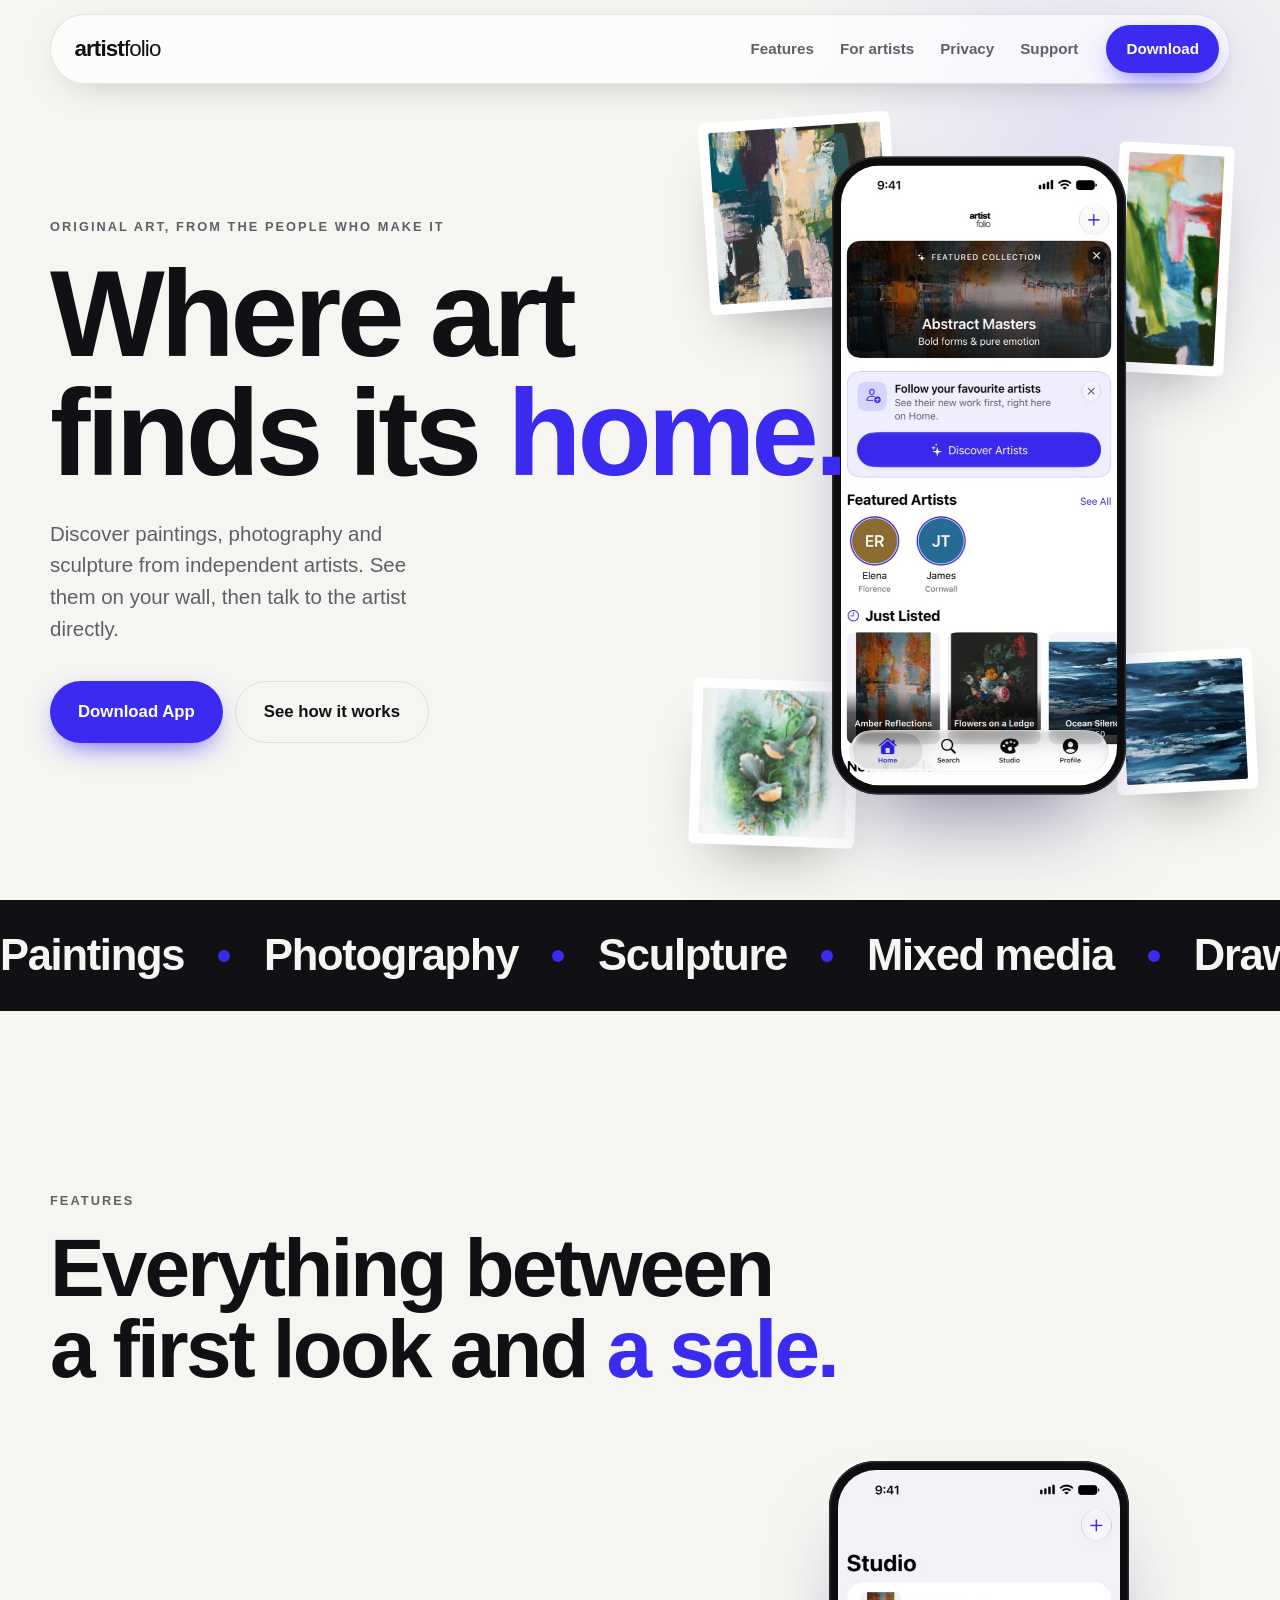
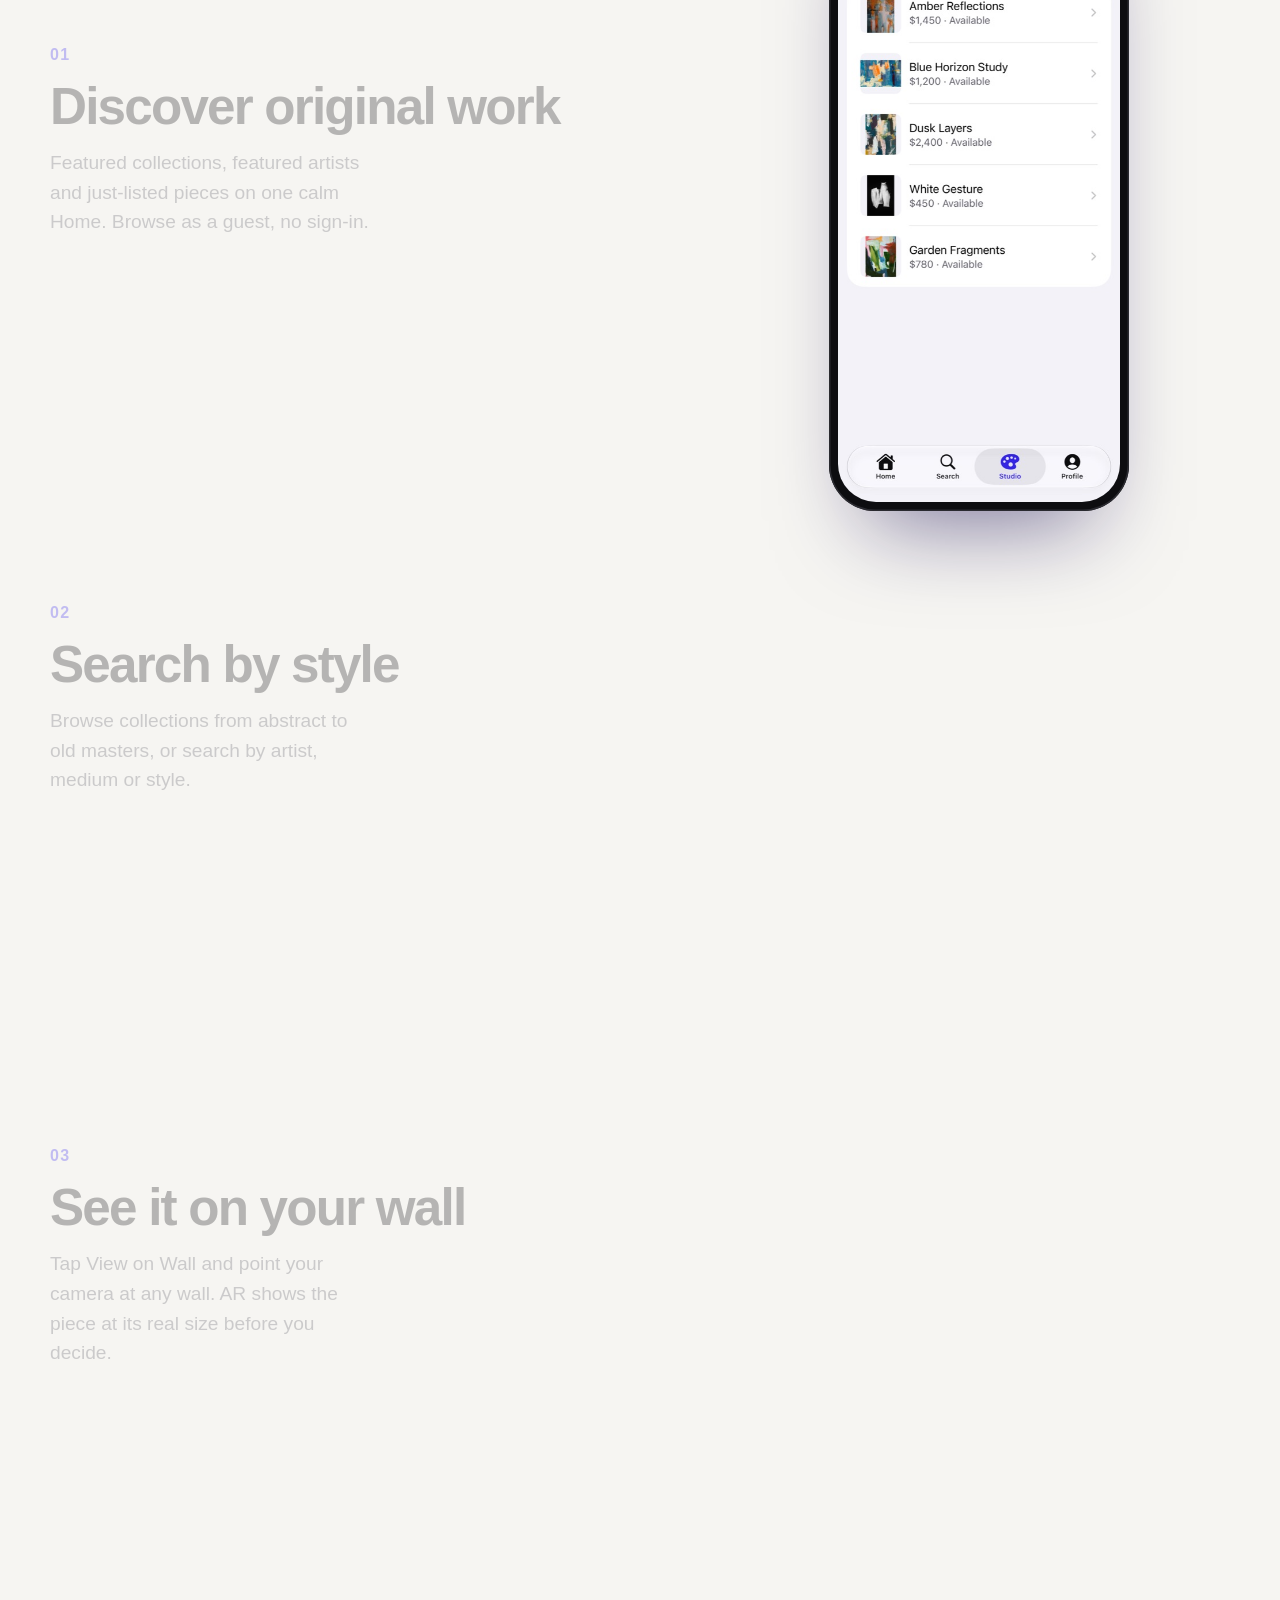
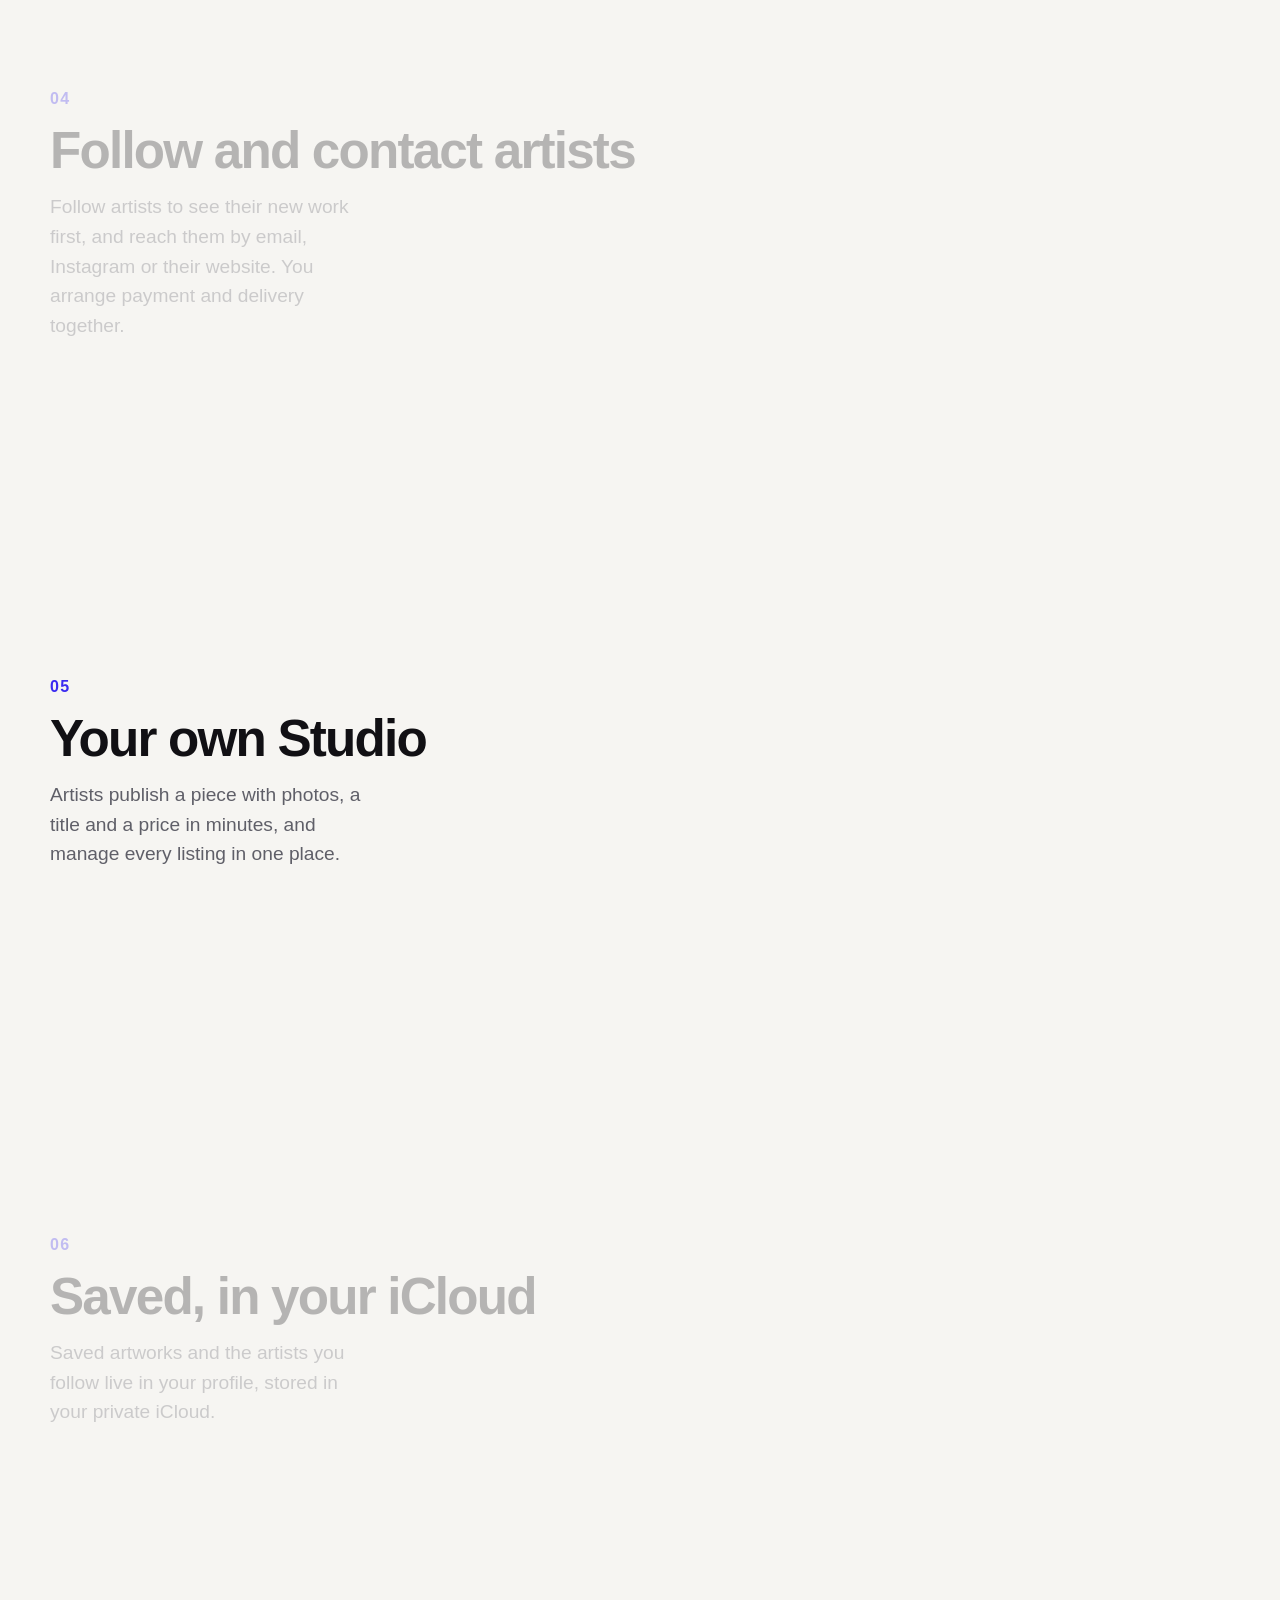
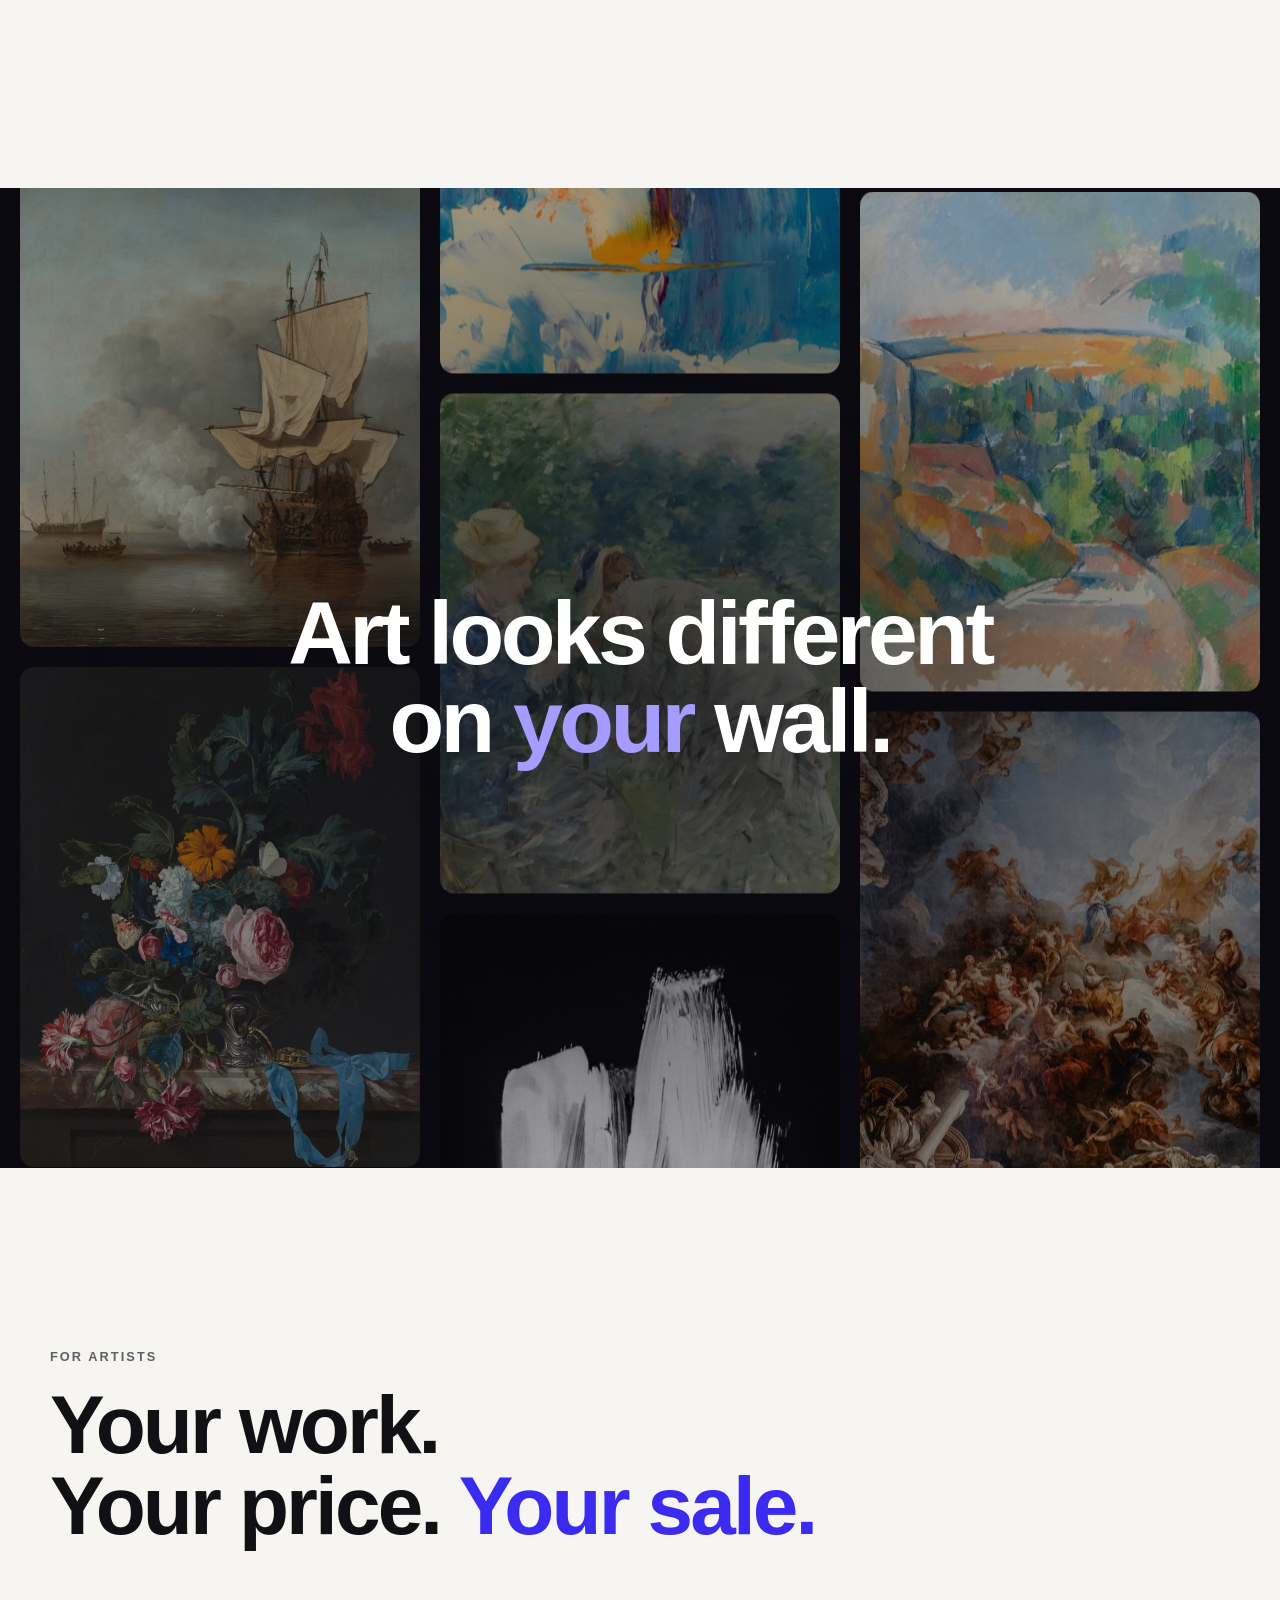
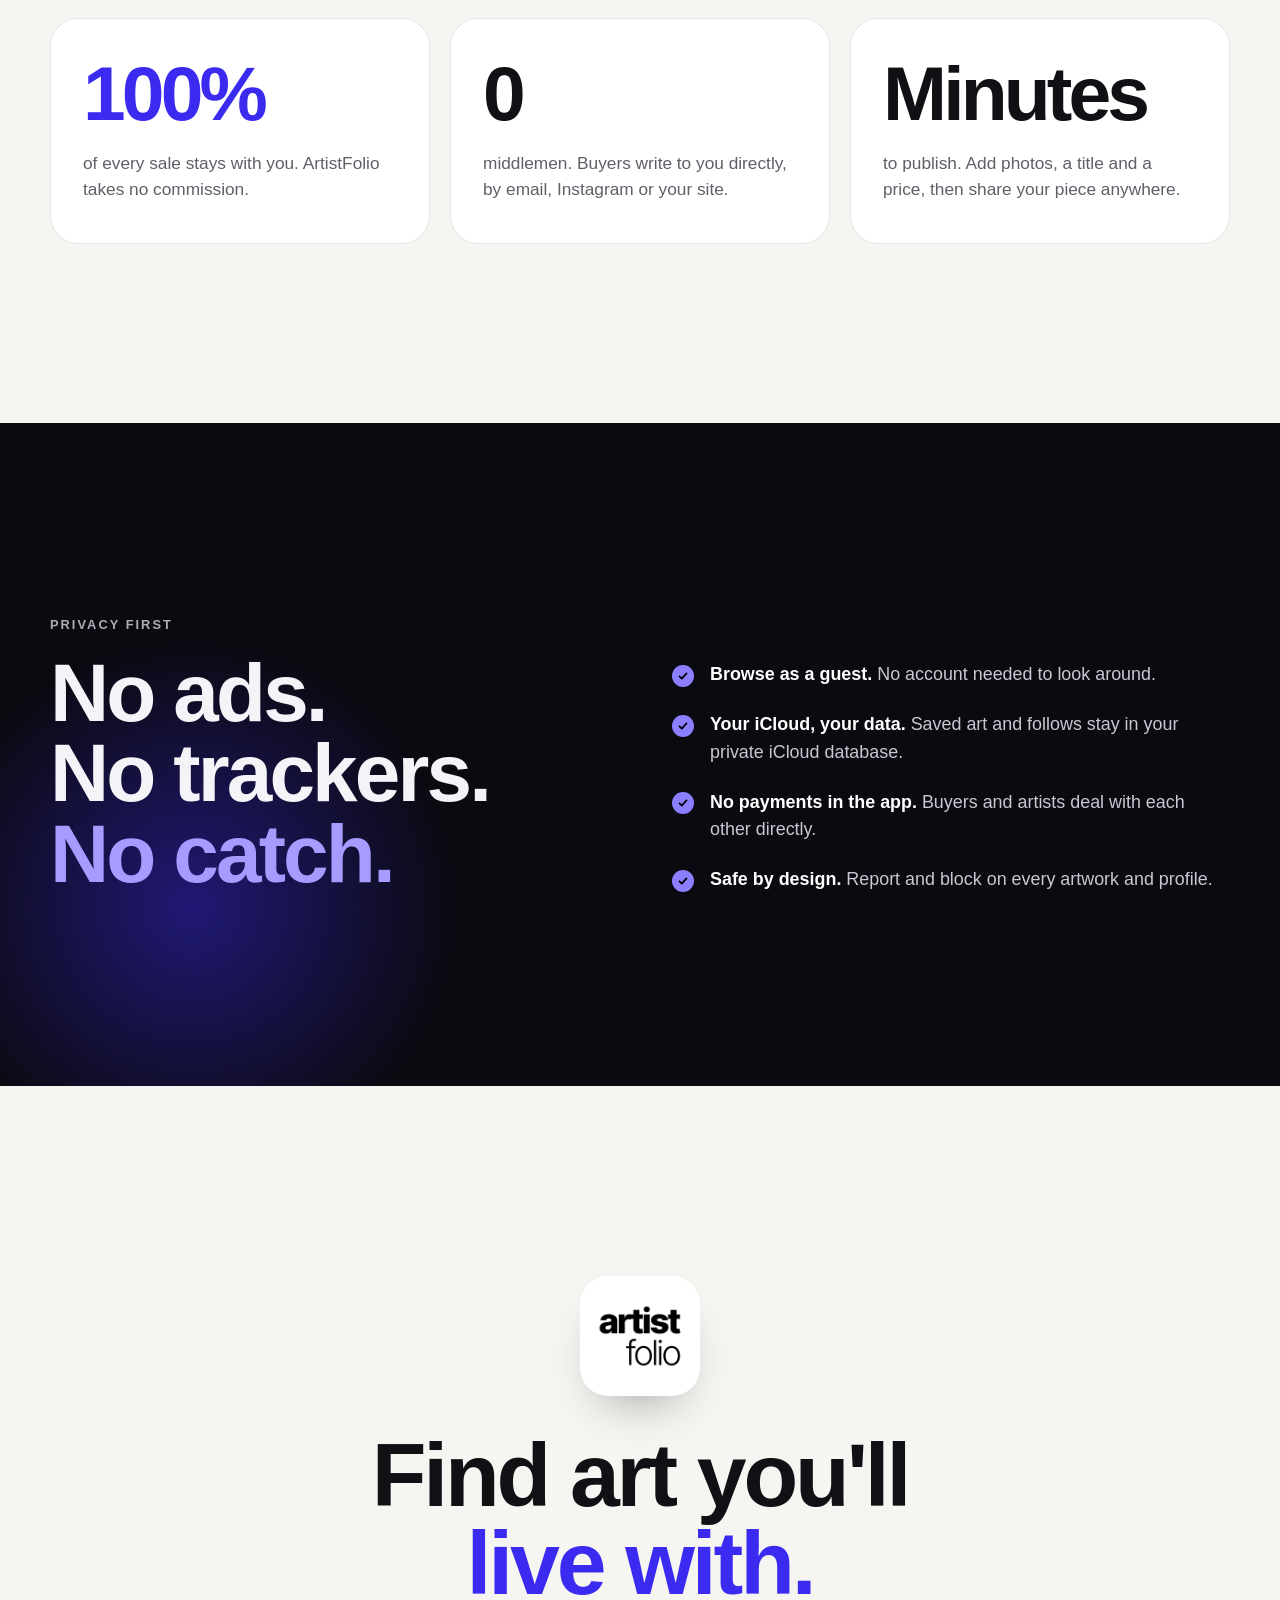
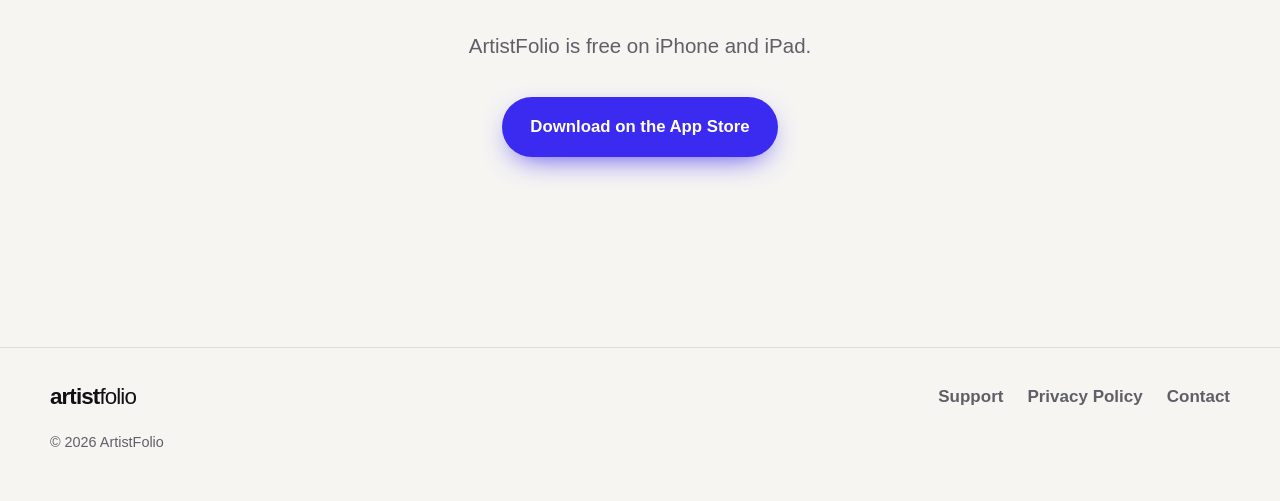
<file: index.html>
<!doctype html>
<html lang="en">
<head>
<meta charset="utf-8">
<meta name="viewport" content="width=device-width, initial-scale=1, viewport-fit=cover">
<title>ArtistFolio: discover and collect original art</title>
<meta name="description" content="ArtistFolio connects independent artists with collectors. Discover original paintings, photography and sculpture, preview art on your wall in AR, and contact artists directly. No commission, no ads, no trackers.">
<meta name="apple-itunes-app" content="app-id=6838094249">
<meta name="theme-color" content="#f6f5f2" media="(prefers-color-scheme: light)">
<meta name="theme-color" content="#0b0a10" media="(prefers-color-scheme: dark)">
<meta property="og:title" content="ArtistFolio">
<meta property="og:description" content="Where art finds its home. Discover and collect original art from independent artists.">
<meta property="og:type" content="website">
<meta property="og:site_name" content="ArtistFolio">
<meta property="og:url" content="https://artistfolioapp.com/">
<meta property="og:image" content="https://artistfolioapp.com/img/og-image.jpg">
<meta name="twitter:card" content="summary_large_image">
<link rel="apple-touch-icon" href="img/apple-touch-icon.png">
<link rel="icon" href="img/apple-touch-icon.png" type="image/png">
<link rel="stylesheet" href="landing.css?v=2">
<script>document.documentElement.classList.add('js')</script>
<script src="landing.js?v=2" defer></script>
</head>
<body>
<a class="skip" href="#main">Skip to content</a>

<header class="nav" id="nav">
  <div class="nav-bar glass">
    <a class="wordmark" href="#top" aria-label="ArtistFolio, back to top"><b>artist</b><span>folio</span></a>
    <nav class="nav-links" aria-label="Main">
      <a href="#features">Features</a>
      <a href="#artists">For artists</a>
      <a href="#privacy">Privacy</a>
      <a href="support.html">Support</a>
    </nav>
    <a class="btn btn-primary nav-cta" href="https://apps.apple.com/us/app/artistfolio/id6838094249">Download</a>
  </div>
</header>

<main id="main">

<!-- Hero: three depth layers of artwork drift at different speeds -->
<section class="hero" id="top">
  <div class="hero-glow" data-speed="0.15" aria-hidden="true"></div>
  <div class="hero-art" aria-hidden="true">
    <figure class="frame f1" data-speed="-0.25"><img src="img/paint/p17.jpg" alt=""></figure>
    <figure class="frame f2" data-speed="0.35"><img src="img/paint/p11.jpg" alt=""></figure>
    <figure class="frame f3" data-speed="-0.12"><img src="img/paint/p14.jpg" alt=""></figure>
    <figure class="frame f4" data-speed="0.22"><img src="img/paint/p12.jpg" alt=""></figure>
  </div>
  <div class="container hero-inner">
    <p class="eyebrow">Original art, from the people who make it</p>
    <h1>Where art<br>finds its <em>home.</em></h1>
    <p class="lead">Discover paintings, photography and sculpture from independent artists. See them on your wall, then talk to the artist directly.</p>
    <div class="hero-actions">
      <a class="btn btn-primary btn-lg" href="https://apps.apple.com/us/app/artistfolio/id6838094249">Download App</a>
      <a class="btn btn-ghost btn-lg" href="#features">See how it works</a>
    </div>
  </div>
  <div class="hero-phone" data-speed="-0.08">
    <div class="phone"><img src="img/screen-01_home.jpg" alt="ArtistFolio Home tab with a featured collection, featured artists and new listings" width="1100" height="2384"></div>
  </div>
</section>

<!-- Mediums band -->
<section class="band" aria-label="Mediums on ArtistFolio">
  <div class="band-track" data-drift="-1">
    <span>Paintings</span><i></i><span>Photography</span><i></i><span>Sculpture</span><i></i><span>Mixed media</span><i></i><span>Drawing</span><i></i><span>Printmaking</span><i></i>
    <span aria-hidden="true">Paintings</span><i></i><span aria-hidden="true">Photography</span><i></i><span aria-hidden="true">Sculpture</span><i></i><span aria-hidden="true">Mixed media</span><i></i>
  </div>
</section>

<!-- Features: phone pins while steps scroll past -->
<section class="features" id="features">
  <div class="container">
    <header class="section-head reveal">
      <p class="eyebrow">Features</p>
      <h2>Everything between<br>a first look and <em>a sale.</em></h2>
    </header>
    <div class="feature-grid">
      <div class="feature-steps">
        <article class="feature is-active">
          <span class="num">01</span>
          <h3>Discover original work</h3>
          <p>Featured collections, featured artists and just-listed pieces on one calm Home. Browse as a guest, no sign-in.</p>
        </article>
        <article class="feature">
          <span class="num">02</span>
          <h3>Search by style</h3>
          <p>Browse collections from abstract to old masters, or search by artist, medium or style.</p>
        </article>
        <article class="feature">
          <span class="num">03</span>
          <h3>See it on your wall</h3>
          <p>Tap View on Wall and point your camera at any wall. AR shows the piece at its real size before you decide.</p>
        </article>
        <article class="feature">
          <span class="num">04</span>
          <h3>Follow and contact artists</h3>
          <p>Follow artists to see their new work first, and reach them by email, Instagram or their website. You arrange payment and delivery together.</p>
        </article>
        <article class="feature">
          <span class="num">05</span>
          <h3>Your own Studio</h3>
          <p>Artists publish a piece with photos, a title and a price in minutes, and manage every listing in one place.</p>
        </article>
        <article class="feature">
          <span class="num">06</span>
          <h3>Saved, in your iCloud</h3>
          <p>Saved artworks and the artists you follow live in your profile, stored in your private iCloud.</p>
        </article>
      </div>
      <div class="feature-phone">
        <div class="phone phone-pin">
          <img class="is-active" src="img/screen-01_home.jpg" alt="Home with featured collection, featured artists and new listings" width="1100" height="2384">
          <img src="img/screen-02_search.jpg" alt="Search with browse collections" width="1100" height="2384" aria-hidden="true">
          <img src="img/screen-03_detail.jpg" alt="Artwork detail with View on Wall and Contact Artist" width="1100" height="2384" aria-hidden="true">
          <img src="img/screen-artist_profile_james.jpg" alt="Artist profile with Follow and contact buttons" width="1100" height="2384" aria-hidden="true">
          <img src="img/screen-04_studio.jpg" alt="Studio with an artist's listings" width="1100" height="2384" aria-hidden="true">
          <img src="img/screen-05_profile.jpg" alt="Profile with saved artworks and following" width="1100" height="2384" aria-hidden="true">
        </div>
      </div>
    </div>
  </div>
</section>

<!-- Parallax gallery wall -->
<section class="wall" aria-label="Artwork on ArtistFolio">
  <div class="wall-col" data-speed="-0.18"><img src="img/paint/p7.jpg" alt="" loading="lazy"><img src="img/paint/p10.jpg" alt="" loading="lazy"><img src="img/paint/p4.jpg" alt="" loading="lazy"></div>
  <div class="wall-col" data-speed="0.12"><img src="img/paint/p16.jpg" alt="" loading="lazy"><img src="img/paint/p9.jpg" alt="" loading="lazy"><img src="img/paint/p13.jpg" alt="" loading="lazy"></div>
  <div class="wall-col" data-speed="-0.3"><img src="img/paint/p15.jpg" alt="" loading="lazy"><img src="img/paint/p1.jpg" alt="" loading="lazy"><img src="img/paint/p6.jpg" alt="" loading="lazy"></div>
  <div class="wall-quote">
    <p>Art looks different<br>on <em>your</em> wall.</p>
  </div>
</section>

<!-- For artists -->
<section class="artists" id="artists">
  <div class="container">
    <header class="section-head reveal">
      <p class="eyebrow">For artists</p>
      <h2>Your work.<br>Your price. <em>Your sale.</em></h2>
    </header>
    <div class="stats">
      <div class="stat reveal"><strong>100%</strong><span>of every sale stays with you. ArtistFolio takes no commission.</span></div>
      <div class="stat reveal"><strong>0</strong><span>middlemen. Buyers write to you directly, by email, Instagram or your site.</span></div>
      <div class="stat reveal"><strong>Minutes</strong><span>to publish. Add photos, a title and a price, then share your piece anywhere.</span></div>
    </div>
  </div>
</section>

<!-- Privacy -->
<section class="privacy" id="privacy">
  <div class="privacy-glow" data-speed="0.2" aria-hidden="true"></div>
  <div class="container privacy-inner">
    <header class="section-head reveal">
      <p class="eyebrow">Privacy first</p>
      <h2>No ads.<br>No trackers.<br><em>No catch.</em></h2>
    </header>
    <ul class="checks reveal">
      <li><b>Browse as a guest.</b> No account needed to look around.</li>
      <li><b>Your iCloud, your data.</b> Saved art and follows stay in your private iCloud database.</li>
      <li><b>No payments in the app.</b> Buyers and artists deal with each other directly.</li>
      <li><b>Safe by design.</b> Report and block on every artwork and profile.</li>
    </ul>
  </div>
</section>

<!-- Download -->
<section class="cta" id="download">
  <div class="container cta-inner reveal">
    <img class="cta-logo" src="img/logo.png" alt="" width="520" height="520">
    <h2>Find art you'll<br><em>live with.</em></h2>
    <p class="lead">ArtistFolio is free on iPhone and iPad.</p>
    <a class="btn btn-primary btn-lg" href="https://apps.apple.com/us/app/artistfolio/id6838094249">Download on the App Store</a>
  </div>
</section>

</main>

<footer class="footer">
  <div class="container footer-inner">
    <a class="wordmark" href="#top"><b>artist</b><span>folio</span></a>
    <nav aria-label="Footer">
      <a href="support.html">Support</a>
      <a href="privacy.html">Privacy Policy</a>
      <a href="mailto:artistfolio.app@gmail.com">Contact</a>
    </nav>
    <p>© 2026 ArtistFolio</p>
  </div>
</footer>
</body>
</html>
</file>
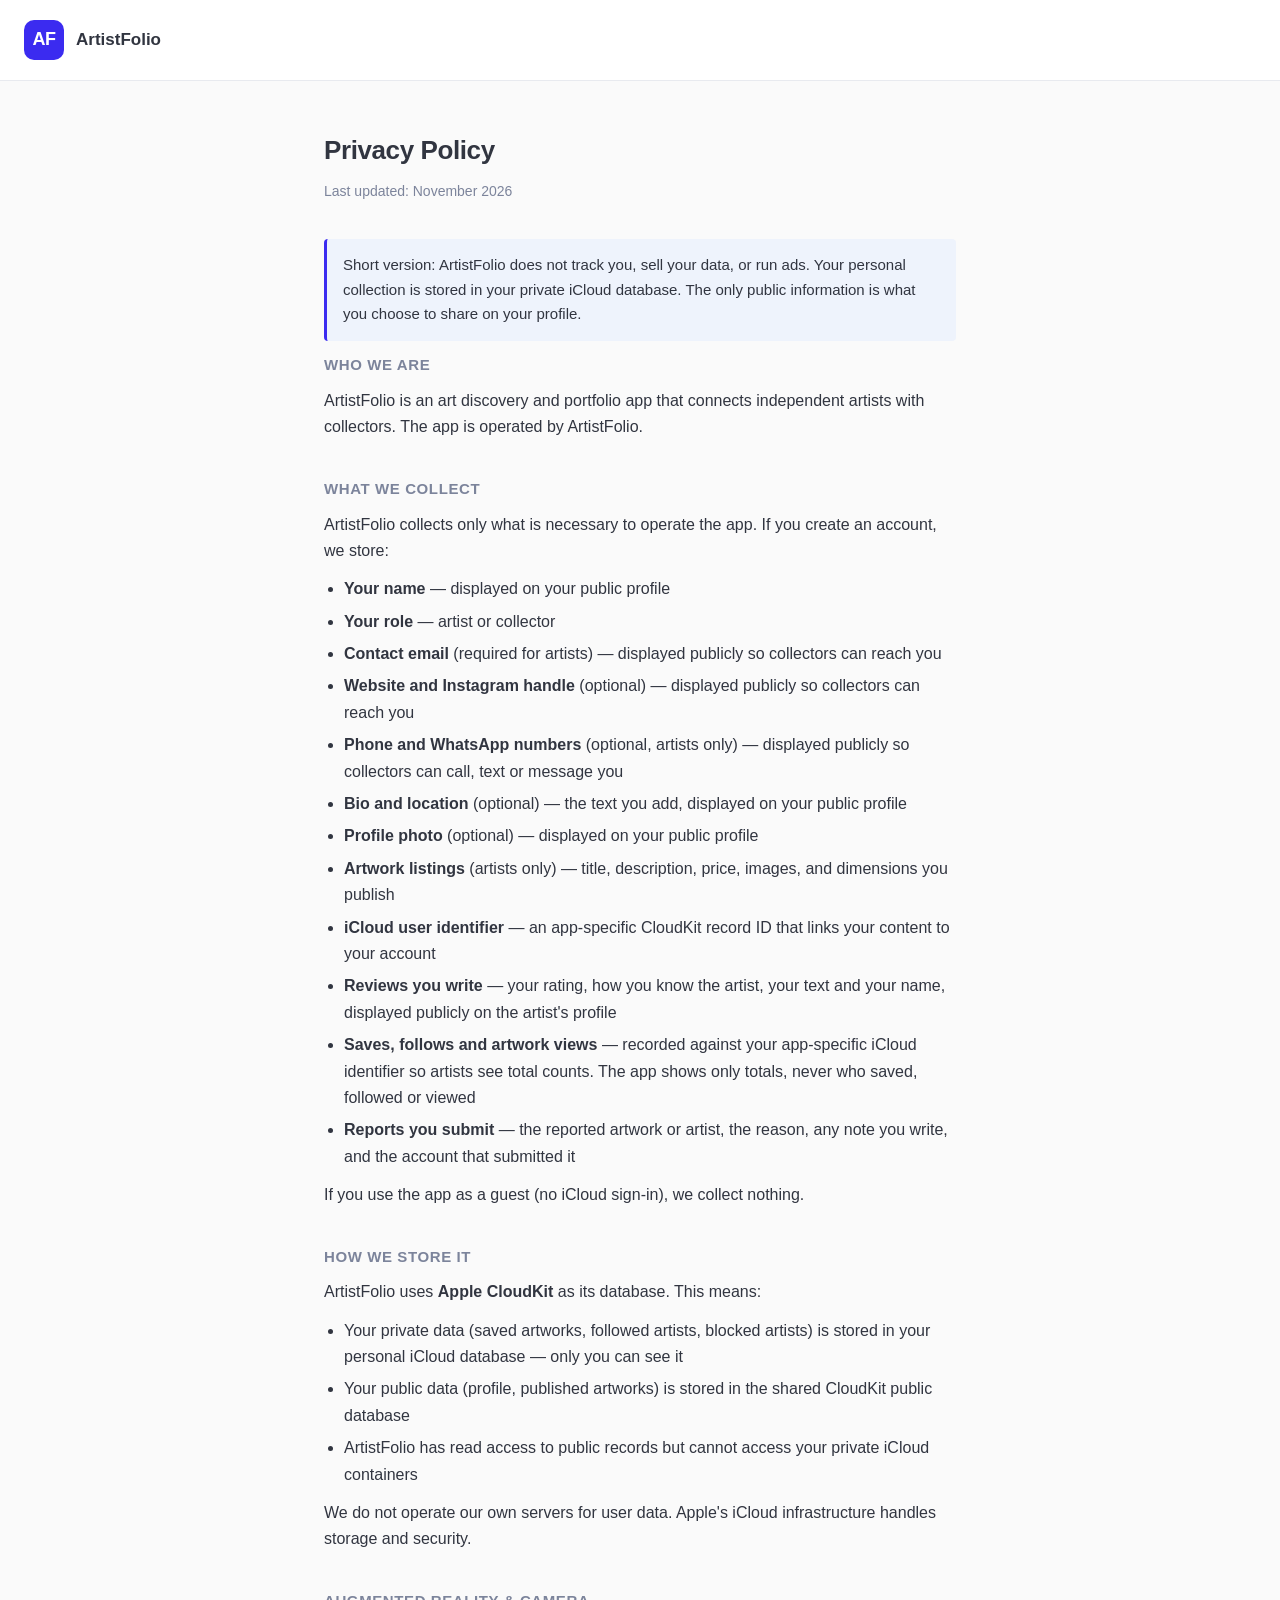
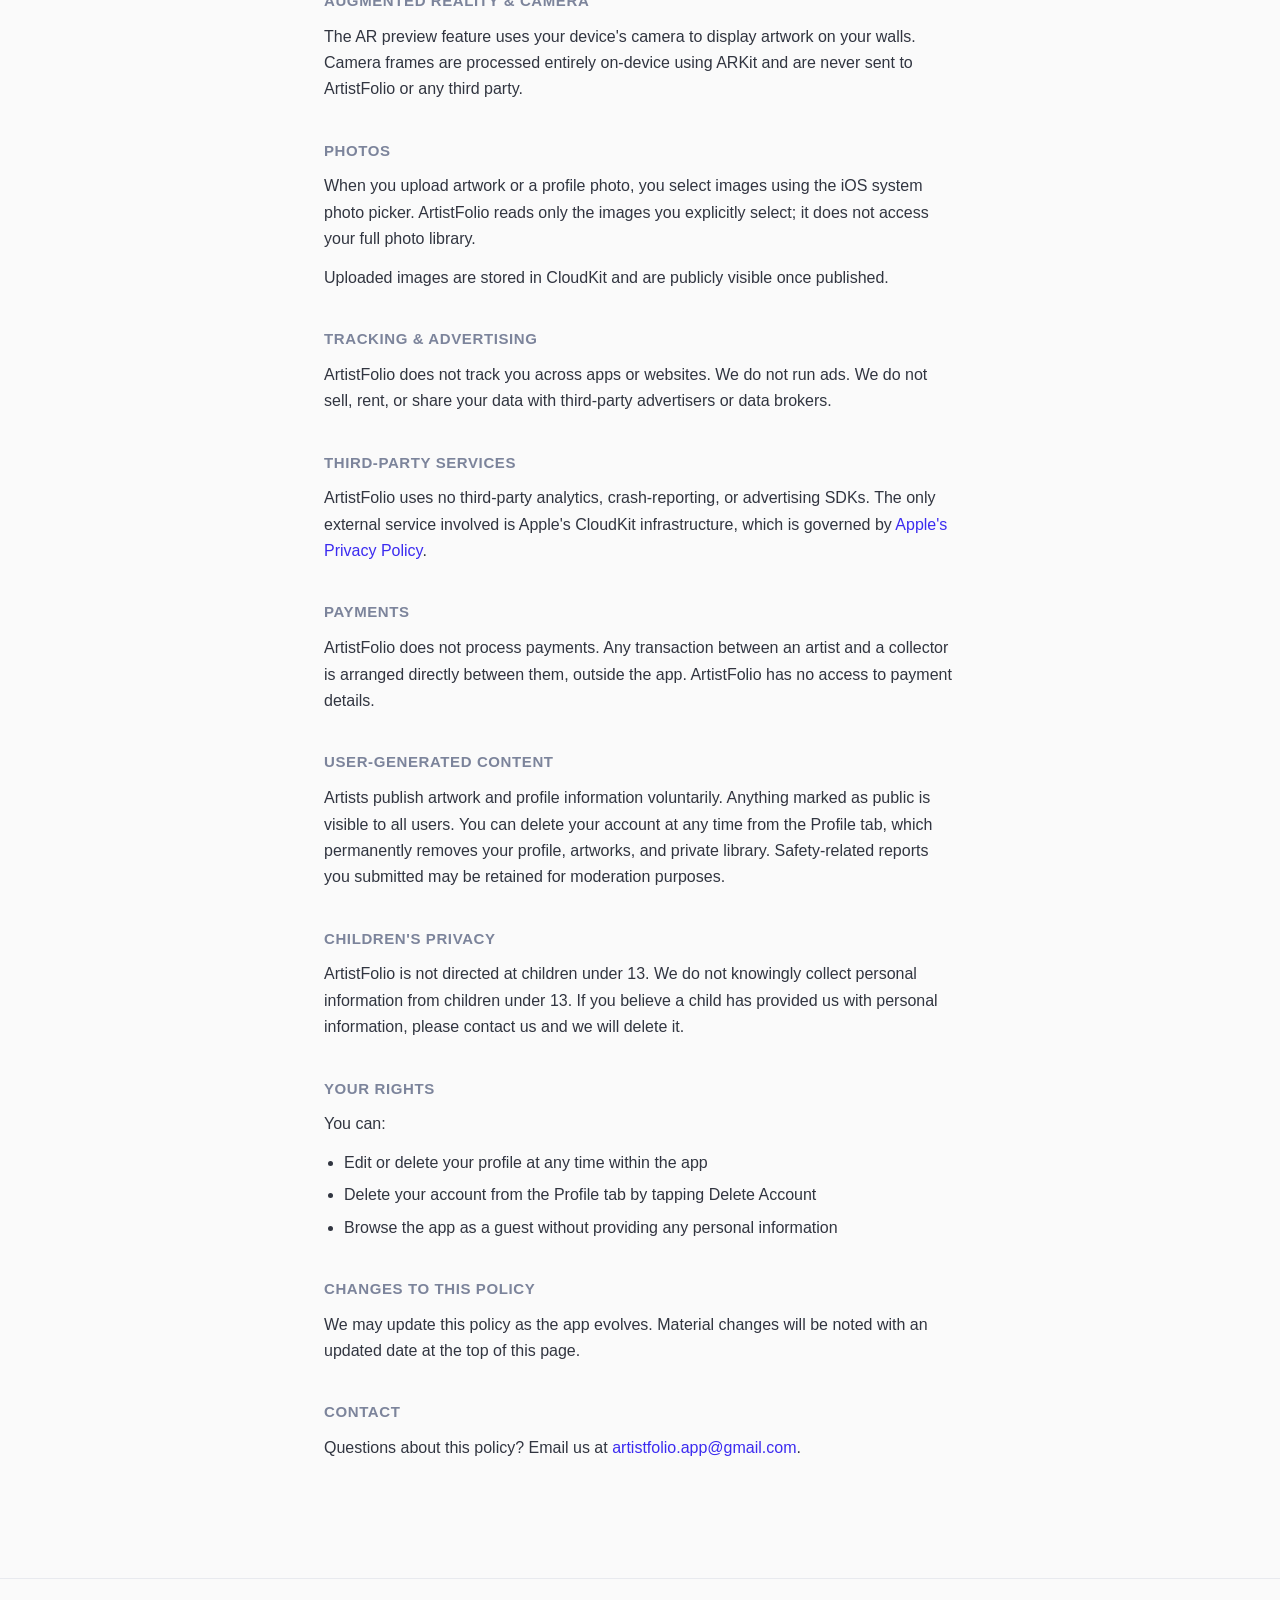
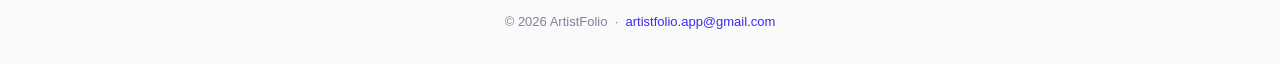
<file: privacy.html>
<!DOCTYPE html>
<html lang="en">
<head>
  <meta charset="UTF-8">
  <meta name="viewport" content="width=device-width, initial-scale=1.0">
  <title>Privacy Policy — ArtistFolio</title>
  <style>
    :root {
      --blue: #3B2BF0;
      --text: #313540;
      --secondary: #7C849B;
      --bg: #FAFAFA;
      --surface: #FFFFFF;
      --border: #E8EAEF;
    }
    *, *::before, *::after { box-sizing: border-box; margin: 0; padding: 0; }
    body {
      font-family: -apple-system, BlinkMacSystemFont, "Segoe UI", sans-serif;
      background: var(--bg);
      color: var(--text);
      line-height: 1.65;
      font-size: 16px;
    }
    header {
      background: var(--surface);
      border-bottom: 1px solid var(--border);
      padding: 20px 24px;
      display: flex;
      align-items: center;
      gap: 12px;
    }
    .logo {
      width: 40px; height: 40px;
      background: var(--blue);
      border-radius: 10px;
      display: flex; align-items: center; justify-content: center;
      color: white;
      font-weight: 700;
      font-size: 18px;
      letter-spacing: -0.5px;
      flex-shrink: 0;
    }
    header h1 { font-size: 17px; font-weight: 600; }
    main {
      max-width: 680px;
      margin: 0 auto;
      padding: 48px 24px 80px;
    }
    h2 {
      font-size: 26px;
      font-weight: 700;
      letter-spacing: -0.4px;
      margin-bottom: 8px;
    }
    .updated {
      color: var(--secondary);
      font-size: 14px;
      margin-bottom: 36px;
    }
    section { margin-bottom: 36px; }
    h3 {
      font-size: 15px;
      font-weight: 600;
      text-transform: uppercase;
      letter-spacing: 0.6px;
      color: var(--secondary);
      margin-bottom: 10px;
    }
    p { margin-bottom: 12px; }
    ul { margin: 10px 0 12px 20px; }
    li { margin-bottom: 6px; }
    a { color: var(--blue); text-decoration: none; }
    a:hover { text-decoration: underline; }
    .highlight {
      background: #EEF3FC;
      border-left: 3px solid var(--blue);
      border-radius: 4px;
      padding: 14px 16px;
      margin-bottom: 12px;
      font-size: 15px;
    }
    footer {
      text-align: center;
      color: var(--secondary);
      font-size: 13px;
      padding: 32px 24px;
      border-top: 1px solid var(--border);
    }
    @media (prefers-color-scheme: dark) {
      :root {
        --bg: #0F0F12;
        --surface: #1A1A1F;
        --text: #E8E9EE;
        --secondary: #9099B0;
        --border: #2A2A32;
      }
      .highlight { background: #1C2540; }
      .logo { background: #3B2BF0; }
    }
  </style>
</head>
<body>

<header>
  <a href="/" style="display:contents;color:inherit;text-decoration:none"><div class="logo">AF</div>
  <h1>ArtistFolio</h1></a>
</header>

<main>
  <h2>Privacy Policy</h2>
  <p class="updated">Last updated: November 2026</p>

  <div class="highlight">
    Short version: ArtistFolio does not track you, sell your data, or run ads. Your personal collection is stored in your private iCloud database. The only public information is what you choose to share on your profile.
  </div>

  <section>
    <h3>Who We Are</h3>
    <p>ArtistFolio is an art discovery and portfolio app that connects independent artists with collectors. The app is operated by ArtistFolio.</p>
  </section>

  <section>
    <h3>What We Collect</h3>
    <p>ArtistFolio collects only what is necessary to operate the app. If you create an account, we store:</p>
    <ul>
      <li><strong>Your name</strong> — displayed on your public profile</li>
      <li><strong>Your role</strong> — artist or collector</li>
      <li><strong>Contact email</strong> (required for artists) — displayed publicly so collectors can reach you</li>
      <li><strong>Website and Instagram handle</strong> (optional) — displayed publicly so collectors can reach you</li>
      <li><strong>Phone and WhatsApp numbers</strong> (optional, artists only) — displayed publicly so collectors can call, text or message you</li>
      <li><strong>Bio and location</strong> (optional) — the text you add, displayed on your public profile</li>
      <li><strong>Profile photo</strong> (optional) — displayed on your public profile</li>
      <li><strong>Artwork listings</strong> (artists only) — title, description, price, images, and dimensions you publish</li>
      <li><strong>iCloud user identifier</strong> — an app-specific CloudKit record ID that links your content to your account</li>
      <li><strong>Reviews you write</strong> — your rating, how you know the artist, your text and your name, displayed publicly on the artist's profile</li>
      <li><strong>Saves, follows and artwork views</strong> — recorded against your app-specific iCloud identifier so artists see total counts. The app shows only totals, never who saved, followed or viewed</li>
      <li><strong>Reports you submit</strong> — the reported artwork or artist, the reason, any note you write, and the account that submitted it</li>
    </ul>
    <p>If you use the app as a guest (no iCloud sign-in), we collect nothing.</p>
  </section>

  <section>
    <h3>How We Store It</h3>
    <p>ArtistFolio uses <strong>Apple CloudKit</strong> as its database. This means:</p>
    <ul>
      <li>Your private data (saved artworks, followed artists, blocked artists) is stored in your personal iCloud database — only you can see it</li>
      <li>Your public data (profile, published artworks) is stored in the shared CloudKit public database</li>
      <li>ArtistFolio has read access to public records but cannot access your private iCloud containers</li>
    </ul>
    <p>We do not operate our own servers for user data. Apple's iCloud infrastructure handles storage and security.</p>
  </section>

  <section>
    <h3>Augmented Reality & Camera</h3>
    <p>The AR preview feature uses your device's camera to display artwork on your walls. Camera frames are processed entirely on-device using ARKit and are never sent to ArtistFolio or any third party.</p>
  </section>

  <section>
    <h3>Photos</h3>
    <p>When you upload artwork or a profile photo, you select images using the iOS system photo picker. ArtistFolio reads only the images you explicitly select; it does not access your full photo library.</p>
    <p>Uploaded images are stored in CloudKit and are publicly visible once published.</p>
  </section>

  <section>
    <h3>Tracking & Advertising</h3>
    <p>ArtistFolio does not track you across apps or websites. We do not run ads. We do not sell, rent, or share your data with third-party advertisers or data brokers.</p>
  </section>

  <section>
    <h3>Third-Party Services</h3>
    <p>ArtistFolio uses no third-party analytics, crash-reporting, or advertising SDKs. The only external service involved is Apple's CloudKit infrastructure, which is governed by <a href="https://www.apple.com/legal/privacy/" target="_blank">Apple's Privacy Policy</a>.</p>
  </section>

  <section>
    <h3>Payments</h3>
    <p>ArtistFolio does not process payments. Any transaction between an artist and a collector is arranged directly between them, outside the app. ArtistFolio has no access to payment details.</p>
  </section>

  <section>
    <h3>User-Generated Content</h3>
    <p>Artists publish artwork and profile information voluntarily. Anything marked as public is visible to all users. You can delete your account at any time from the Profile tab, which permanently removes your profile, artworks, and private library. Safety-related reports you submitted may be retained for moderation purposes.</p>
  </section>

  <section>
    <h3>Children's Privacy</h3>
    <p>ArtistFolio is not directed at children under 13. We do not knowingly collect personal information from children under 13. If you believe a child has provided us with personal information, please contact us and we will delete it.</p>
  </section>

  <section>
    <h3>Your Rights</h3>
    <p>You can:</p>
    <ul>
      <li>Edit or delete your profile at any time within the app</li>
      <li>Delete your account from the Profile tab by tapping Delete Account</li>
      <li>Browse the app as a guest without providing any personal information</li>
    </ul>
  </section>

  <section>
    <h3>Changes to This Policy</h3>
    <p>We may update this policy as the app evolves. Material changes will be noted with an updated date at the top of this page.</p>
  </section>

  <section>
    <h3>Contact</h3>
    <p>Questions about this policy? Email us at <a href="mailto:artistfolio.app@gmail.com">artistfolio.app@gmail.com</a>.</p>
  </section>
</main>

<footer>
  © 2026 ArtistFolio &nbsp;·&nbsp; <a href="mailto:artistfolio.app@gmail.com">artistfolio.app@gmail.com</a>
</footer>

</body>
</html>
</file>
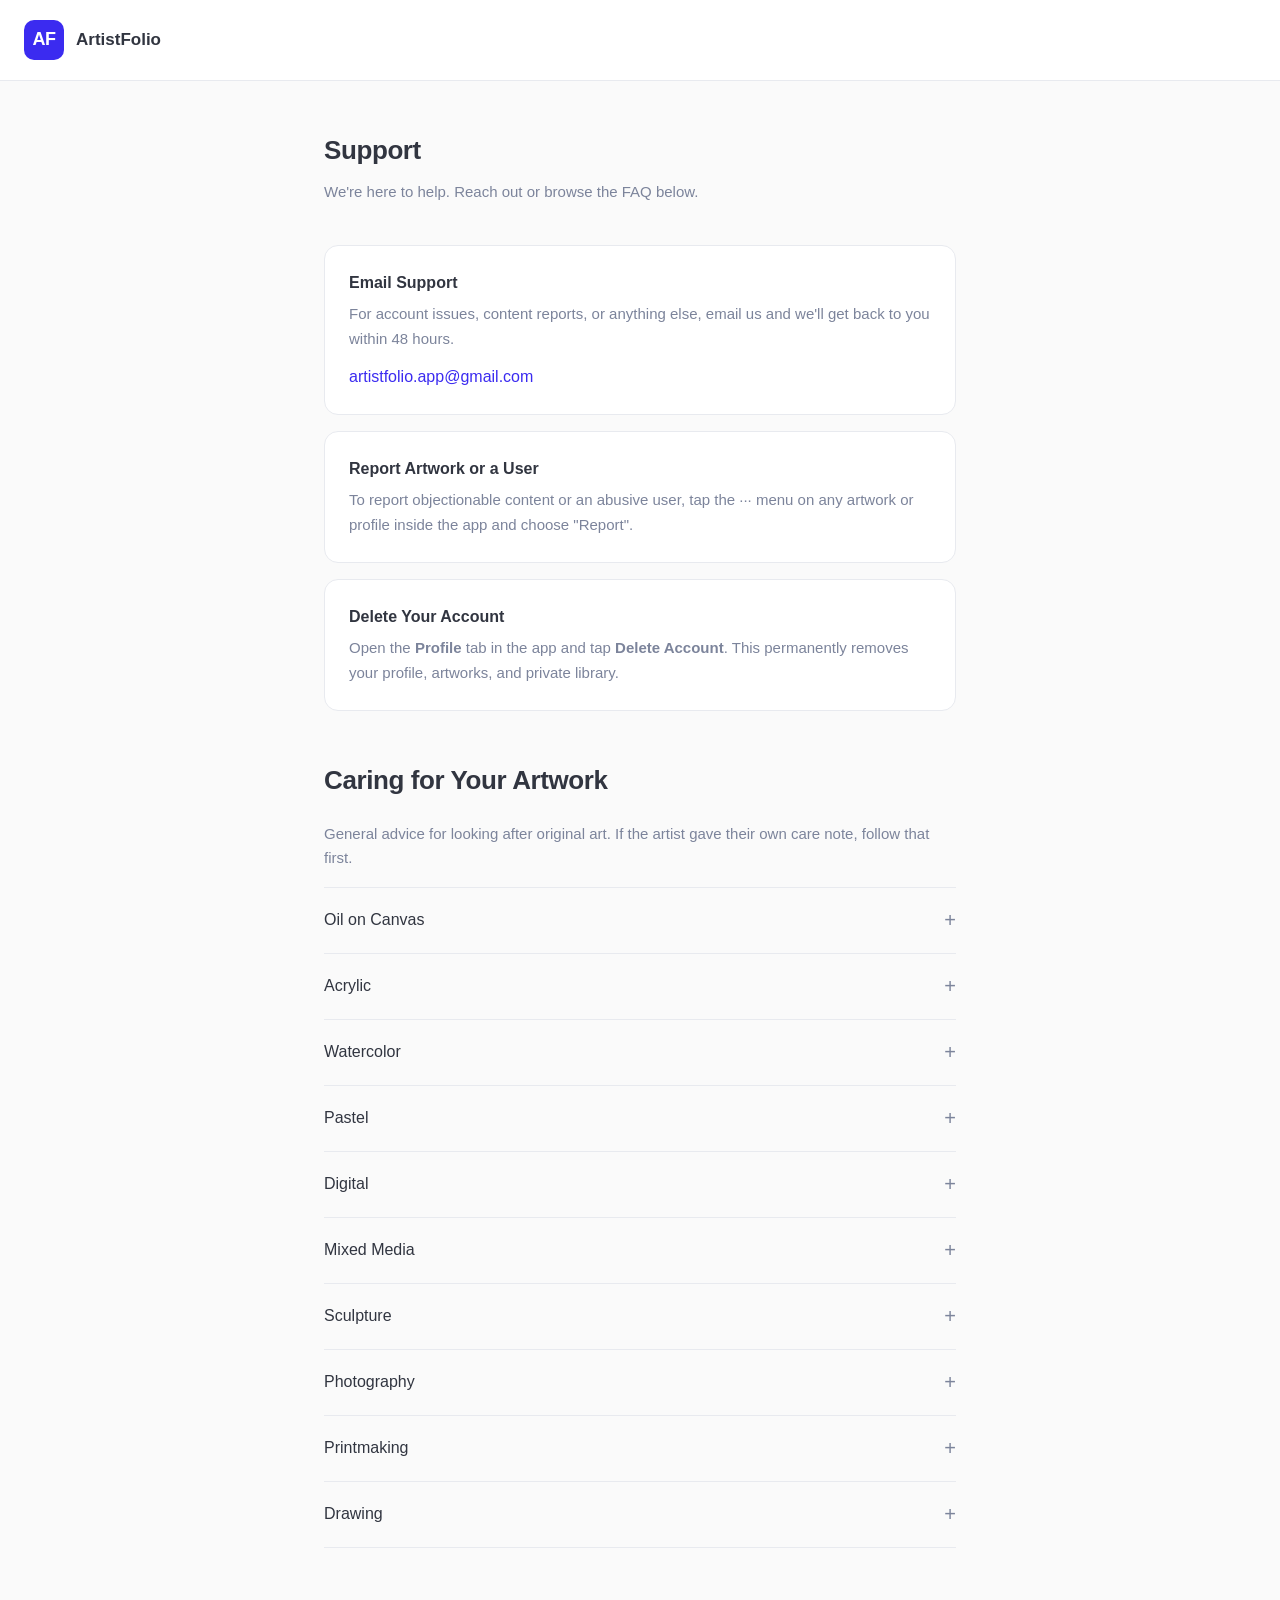
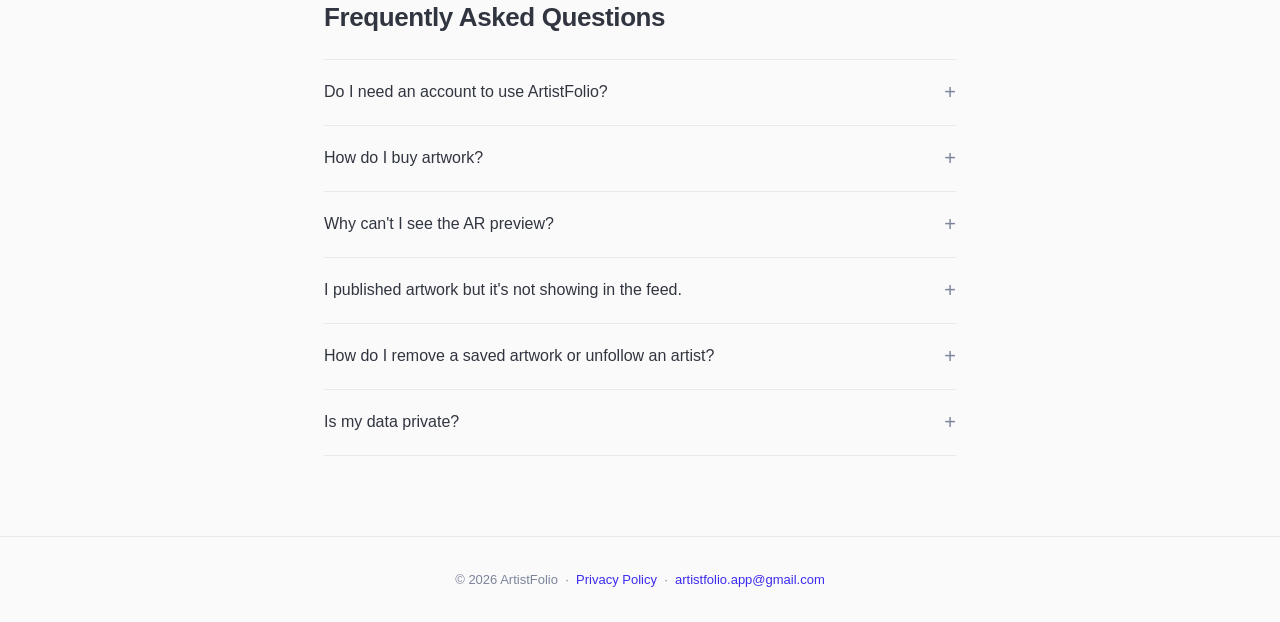
<file: support.html>
<!DOCTYPE html>
<html lang="en">
<head>
  <meta charset="UTF-8">
  <meta name="viewport" content="width=device-width, initial-scale=1.0">
  <title>Support — ArtistFolio</title>
  <style>
    :root {
      --blue: #3B2BF0;
      --text: #313540;
      --secondary: #7C849B;
      --bg: #FAFAFA;
      --surface: #FFFFFF;
      --border: #E8EAEF;
    }
    *, *::before, *::after { box-sizing: border-box; margin: 0; padding: 0; }
    body {
      font-family: -apple-system, BlinkMacSystemFont, "Segoe UI", sans-serif;
      background: var(--bg);
      color: var(--text);
      line-height: 1.65;
      font-size: 16px;
    }
    header {
      background: var(--surface);
      border-bottom: 1px solid var(--border);
      padding: 20px 24px;
      display: flex;
      align-items: center;
      gap: 12px;
    }
    .logo {
      width: 40px; height: 40px;
      background: var(--blue);
      border-radius: 10px;
      display: flex; align-items: center; justify-content: center;
      color: white;
      font-weight: 700;
      font-size: 18px;
      letter-spacing: -0.5px;
      flex-shrink: 0;
    }
    header h1 { font-size: 17px; font-weight: 600; }
    main {
      max-width: 680px;
      margin: 0 auto;
      padding: 48px 24px 80px;
    }
    h2 { font-size: 26px; font-weight: 700; letter-spacing: -0.4px; margin-bottom: 8px; }
    .sub { color: var(--secondary); font-size: 15px; margin-bottom: 40px; }
    .card {
      background: var(--surface);
      border: 1px solid var(--border);
      border-radius: 14px;
      padding: 24px;
      margin-bottom: 16px;
    }
    .card h3 { font-size: 16px; font-weight: 600; margin-bottom: 6px; }
    .card p { font-size: 15px; color: var(--secondary); margin-bottom: 12px; }
    .card p:last-child { margin-bottom: 0; }
    a { color: var(--blue); text-decoration: none; }
    a:hover { text-decoration: underline; }
    .faq { margin-top: 48px; }
    .faq h2 { margin-bottom: 20px; }
    details {
      border-bottom: 1px solid var(--border);
      padding: 16px 0;
    }
    details:first-of-type { border-top: 1px solid var(--border); }
    summary {
      font-weight: 500;
      cursor: pointer;
      list-style: none;
      display: flex;
      justify-content: space-between;
      align-items: center;
    }
    summary::after { content: "+"; font-size: 20px; color: var(--secondary); }
    details[open] summary::after { content: "−"; }
    details p { margin-top: 10px; color: var(--secondary); font-size: 15px; }
    details ul { margin: 10px 0 0; padding-left: 20px; color: var(--secondary); font-size: 15px; }
    details li + li { margin-top: 4px; }
    #care > p { color: var(--secondary); font-size: 15px; margin-bottom: 16px; }
    footer {
      text-align: center;
      color: var(--secondary);
      font-size: 13px;
      padding: 32px 24px;
      border-top: 1px solid var(--border);
    }
    @media (prefers-color-scheme: dark) {
      :root {
        --bg: #0F0F12;
        --surface: #1A1A1F;
        --text: #E8E9EE;
        --secondary: #9099B0;
        --border: #2A2A32;
      }
    }
  </style>
</head>
<body>

<header>
  <a href="/" style="display:contents;color:inherit;text-decoration:none"><div class="logo">AF</div>
  <h1>ArtistFolio</h1></a>
</header>

<main>
  <h2>Support</h2>
  <p class="sub">We're here to help. Reach out or browse the FAQ below.</p>

  <div class="card">
    <h3>Email Support</h3>
    <p>For account issues, content reports, or anything else, email us and we'll get back to you within 48 hours.</p>
    <a href="mailto:artistfolio.app@gmail.com">artistfolio.app@gmail.com</a>
  </div>

  <div class="card">
    <h3>Report Artwork or a User</h3>
    <p>To report objectionable content or an abusive user, tap the ··· menu on any artwork or profile inside the app and choose "Report".</p>
  </div>

  <div class="card">
    <h3>Delete Your Account</h3>
    <p>Open the <strong>Profile</strong> tab in the app and tap <strong>Delete Account</strong>. This permanently removes your profile, artworks, and private library.</p>
  </div>

  <section class="faq" id="care">
    <h2>Caring for Your Artwork</h2>
    <p>General advice for looking after original art. If the artist gave their own care note, follow that first.</p>
    <details>
      <summary>Oil on Canvas</summary>
      <ul><li>Hang out of direct sunlight to keep colours bright.</li><li>Dust with a soft, dry brush. Avoid cloths, water and sprays.</li><li>Keep away from radiators, fireplaces and damp walls.</li><li>Lift by the frame or stretcher, never the painted surface.</li></ul>
    </details>
    <details>
      <summary>Acrylic</summary>
      <ul><li>Hang out of direct sunlight to keep colours bright.</li><li>Dust with a soft, dry brush. No cloths or sprays.</li><li>Keep away from damp walls, kitchens and bathrooms.</li><li>Lift by the frame or stretcher, not the painted surface.</li></ul>
    </details>
    <details>
      <summary>Watercolor</summary>
      <ul><li>Keep out of direct sunlight; watercolours fade fastest.</li><li>Frame behind UV-filtering glass with an acid-free mount.</li><li>Hang away from humidity to stop the paper rippling.</li><li>Handle unframed works by the edges with clean, dry hands.</li></ul>
    </details>
    <details>
      <summary>Pastel</summary>
      <ul><li>Keep framed under glass with a spacer so nothing touches the surface.</li><li>Never touch or brush the surface; pastel smudges easily.</li><li>Carry and store it flat and upright, without knocks.</li><li>Hang out of direct sunlight and away from damp.</li></ul>
    </details>
    <details>
      <summary>Digital</summary>
      <ul><li>Hang out of direct sunlight to stop the print fading.</li><li>Frame behind UV-filtering glass for the longest life.</li><li>Keep away from moisture and steam.</li><li>Handle unframed prints by the edges, ideally with cotton gloves.</li></ul>
    </details>
    <details>
      <summary>Mixed Media</summary>
      <ul><li>Hang out of direct sunlight to protect every layer.</li><li>Dust gently with a soft, dry brush. No liquids.</li><li>Keep temperature and humidity steady so layers stay bonded.</li><li>Hold by the edges or frame; raised parts can be fragile.</li></ul>
    </details>
    <details>
      <summary>Sculpture</summary>
      <ul><li>Place on a stable, level surface away from busy walkways.</li><li>Dust with a soft brush or dry microfibre cloth.</li><li>Avoid water, polish and cleaning products unless the artist advises.</li><li>Lift from the base with both hands, never by thin parts.</li></ul>
    </details>
    <details>
      <summary>Photography</summary>
      <ul><li>Hang out of direct sunlight to prevent fading.</li><li>Frame behind UV-filtering glass with an acid-free mount.</li><li>Keep away from humidity and steam.</li><li>Hold prints by the edges; fingerprints mark the surface.</li></ul>
    </details>
    <details>
      <summary>Printmaking</summary>
      <ul><li>Keep out of direct sunlight to protect the inks and paper.</li><li>Frame with acid-free mounts and UV-filtering glass.</li><li>Hang away from damp to prevent foxing and rippling.</li><li>Handle unframed prints by the margins with clean hands.</li></ul>
    </details>
    <details>
      <summary>Drawing</summary>
      <ul><li>Keep framed under glass; graphite and charcoal smudge.</li><li>Hang out of direct sunlight to stop the paper yellowing.</li><li>Keep away from humidity and damp walls.</li><li>Never touch the drawn surface; hold by the edges.</li></ul>
    </details>
  </section>

  <section class="faq">
    <h2>Frequently Asked Questions</h2>

    <details>
      <summary>Do I need an account to use ArtistFolio?</summary>
      <p>No. You can browse all artwork without signing in. An iCloud account is only required to save art, follow artists, or publish your work.</p>
    </details>

    <details>
      <summary>How do I buy artwork?</summary>
      <p>ArtistFolio does not process payments. Tap the contact button on any artwork or artist profile to reach the artist directly and arrange a purchase.</p>
    </details>

    <details>
      <summary>Why can't I see the AR preview?</summary>
      <p>AR preview requires a device with world-tracking AR support running iOS 17 or later. On unsupported devices, the button is hidden.</p>
    </details>

    <details>
      <summary>I published artwork but it's not showing in the feed.</summary>
      <p>New listings can take a minute or two to appear in the public feed. Pull to refresh the Home tab. If it still doesn't appear after a few minutes, check your Studio to confirm it saved correctly.</p>
    </details>

    <details>
      <summary>How do I remove a saved artwork or unfollow an artist?</summary>
      <p>In the Saved tab, swipe left on any saved item to remove it. On an artist's profile, tap the Following button to unfollow.</p>
    </details>

    <details>
      <summary>Is my data private?</summary>
      <p>Yes. ArtistFolio stores private data (your saved art, follows) in your personal iCloud database — only you can see it. See our <a href="privacy.html">Privacy Policy</a> for full details.</p>
    </details>
  </section>
</main>

<footer>
  © 2026 ArtistFolio &nbsp;·&nbsp; <a href="privacy.html">Privacy Policy</a> &nbsp;·&nbsp; <a href="mailto:artistfolio.app@gmail.com">artistfolio.app@gmail.com</a>
</footer>

</body>
</html>
</file>
<file: landing.css>
/* ArtistFolio landing. Gallery-white walls, heavy type, ultramarine used sparingly. */
:root {
  --bg: #f6f5f2;
  --surface: #ffffff;
  --ink: #111014;
  --ink-2: #5f5f68;
  --line: rgba(17, 16, 20, .1);
  --accent: #3b2bf0;
  --on-accent: #fff;
  --accent-soft: rgba(59, 43, 240, .1);
  --dark: #0b0a10;
  --glass: rgba(255, 255, 255, .66);
  --radius: 28px;
  --font: -apple-system, BlinkMacSystemFont, "SF Pro Display", "Inter", "Helvetica Neue", Arial, sans-serif;
  color-scheme: light dark;
}
@media (prefers-color-scheme: dark) {
  :root {
    --bg: #0b0a10;
    --surface: #16151c;
    --ink: #f4f3f7;
    --ink-2: #aeaeb8;
    --line: rgba(255, 255, 255, .12);
    --accent: #8b7fff;
    --on-accent: #000;
    --accent-soft: rgba(139, 127, 255, .14);
    --glass: rgba(22, 21, 28, .62);
  }
}

*, *::before, *::after { box-sizing: border-box; }
html { scroll-behavior: smooth; -webkit-text-size-adjust: 100%; }
@media (prefers-reduced-motion: reduce) { html { scroll-behavior: auto; } }
body {
  margin: 0;
  font-family: var(--font);
  background: var(--bg);
  color: var(--ink);
  line-height: 1.55;
  font-size: 1.0625rem;
  -webkit-font-smoothing: antialiased;
  overflow-x: hidden;
}
img { display: block; max-width: 100%; }
a { color: inherit; }
h1, h2, h3 { margin: 0; font-weight: 850; letter-spacing: -.035em; line-height: .98; }
em { font-style: normal; color: var(--accent); }
.container { width: min(1180px, 100% - 48px); margin-inline: auto; }
.skip { position: absolute; left: -999px; top: 8px; z-index: 100; background: var(--ink); color: var(--bg); padding: 8px 14px; border-radius: 8px; }
.skip:focus { left: 8px; }
:focus-visible { outline: 3px solid var(--accent); outline-offset: 3px; border-radius: 6px; }

.eyebrow {
  margin: 0 0 18px;
  font-size: .8rem; font-weight: 700; letter-spacing: .16em; text-transform: uppercase;
  color: var(--ink-2);
}
.lead { font-size: clamp(1.1rem, 1.6vw, 1.3rem); color: var(--ink-2); max-width: 34ch; margin: 24px 0 0; }

/* Buttons */
.btn {
  display: inline-flex; align-items: center; justify-content: center;
  padding: 12px 20px; border-radius: 999px;
  font-weight: 700; font-size: .95rem; text-decoration: none; white-space: nowrap;
  transition: transform .2s ease, background .2s ease, box-shadow .2s ease;
}
.btn-lg { padding: 17px 28px; font-size: 1.05rem; }
.btn-primary { background: var(--accent); color: var(--on-accent); box-shadow: 0 10px 30px -12px var(--accent); }
.btn-primary:hover { transform: translateY(-2px); box-shadow: 0 16px 36px -12px var(--accent); }
.btn-ghost { border: 1.5px solid var(--line); color: var(--ink); }
.btn-ghost:hover { background: var(--accent-soft); }

/* Nav: glass pill, like the app's tab bar */
.nav { position: fixed; inset: 14px 0 auto; z-index: 50; display: flex; justify-content: center; pointer-events: none; }
.glass {
  background: var(--glass);
  backdrop-filter: blur(22px) saturate(1.6);
  -webkit-backdrop-filter: blur(22px) saturate(1.6);
  border: 1px solid var(--line);
  box-shadow: 0 10px 40px -20px rgba(0, 0, 0, .35);
}
.nav-bar {
  pointer-events: auto;
  width: min(1180px, 100% - 28px);
  display: flex; align-items: center; gap: 28px;
  padding: 10px 10px 10px 24px; border-radius: 999px;
  transition: width .35s ease, padding .35s ease;
}
.nav.is-compact .nav-bar { width: min(860px, 100% - 28px); }
.wordmark { text-decoration: none; font-size: 1.4rem; letter-spacing: -.04em; line-height: 1; }
.wordmark b { font-weight: 900; }
.wordmark span { font-weight: 300; }
.nav-links { display: flex; gap: 26px; margin-left: auto; }
.nav-links a { text-decoration: none; font-weight: 600; font-size: .95rem; color: var(--ink-2); }
.nav-links a:hover { color: var(--ink); }
@media (max-width: 760px) {
  .nav-links { display: none; }
  .nav-cta { margin-left: auto; }
}

/* Hero */
.hero {
  position: relative; min-height: 100svh;
  display: grid; grid-template-columns: 1fr; align-items: center;
  padding: 140px 0 80px; overflow: hidden; isolation: isolate;
}
.hero-glow {
  position: absolute; z-index: -2; width: 70vw; height: 70vw; right: -20vw; top: -25vw;
  background: radial-gradient(closest-side, var(--accent-soft), transparent 70%);
  border-radius: 50%;
}
.hero-inner { position: relative; z-index: 2; }
.hero h1 { font-size: clamp(3.4rem, 9.5vw, 8.6rem); }
.hero-actions { display: flex; flex-wrap: wrap; gap: 12px; margin-top: 36px; }

.hero-art { position: absolute; inset: 0; z-index: -1; pointer-events: none; }
.frame {
  position: absolute; margin: 0; padding: 10px; background: var(--surface);
  border-radius: 6px; box-shadow: 0 30px 60px -30px rgba(0, 0, 0, .45);
  will-change: transform;
}
.frame img { width: 100%; height: 100%; object-fit: cover; border-radius: 2px; }
.f1 { width: 15vw; aspect-ratio: 1; right: 30vw; top: 13vh; rotate: -4deg; }
.f2 { width: 9vw; aspect-ratio: .5; right: 4vw; top: 16vh; rotate: 3deg; }
.f3 { width: 13vw; aspect-ratio: 1; right: 33vw; bottom: 6vh; rotate: 2deg; opacity: .9; }
.f4 { width: 11vw; aspect-ratio: 1; right: 2vw; bottom: 12vh; rotate: -3deg; }

.hero-phone { position: absolute; right: 12vw; top: 50%; translate: 0 -46%; z-index: 1; width: min(300px, 23vw); }
.phone {
  position: relative; aspect-ratio: 1100 / 2384; border-radius: 46px; padding: 9px;
  background: #0d0d10; box-shadow: 0 50px 90px -40px rgba(20, 10, 80, .55), inset 0 0 0 1.5px #2a2a30;
}
.phone img { width: 100%; height: 100%; object-fit: cover; border-radius: 38px; }

@media (max-width: 980px) {
  .hero { padding-bottom: 0; }
  .hero-phone { position: relative; right: auto; top: auto; translate: none; width: min(280px, 70vw); margin: 56px auto -120px; }
  .f1 { width: 30vw; right: -6vw; top: 12vh; opacity: .25; }
  .f2, .f3 { display: none; }
  .f4 { width: 24vw; left: -6vw; right: auto; bottom: 30vh; opacity: .25; }
}

/* Mediums band */
.band { position: relative; z-index: 3; background: var(--ink); color: var(--bg); overflow: hidden; padding: 22px 0; }
.band-track { display: flex; align-items: center; gap: 34px; width: max-content; will-change: transform; }
.band span { font-size: clamp(1.6rem, 3.4vw, 2.8rem); font-weight: 850; letter-spacing: -.03em; }
.band i { width: 12px; height: 12px; border-radius: 50%; background: var(--accent); flex: none; }

/* Section heads */
section { position: relative; }
.section-head h2 { font-size: clamp(2.6rem, 6.4vw, 5.6rem); }
.features, .artists { padding: clamp(96px, 14vw, 180px) 0; }

/* Features */
.feature-grid { display: grid; grid-template-columns: 1.1fr .9fr; gap: 64px; margin-top: 72px; }
.feature { min-height: 62vh; display: flex; flex-direction: column; justify-content: center; opacity: .28; transition: opacity .45s ease; }
.feature.is-active { opacity: 1; }
.feature .num { font-weight: 800; color: var(--accent); font-size: 1rem; letter-spacing: .08em; }
.feature h3 { font-size: clamp(2rem, 4vw, 3.4rem); margin: 14px 0 16px; }
.feature p { color: var(--ink-2); font-size: 1.2rem; max-width: 30ch; margin: 0; }
.feature-phone { position: relative; }
.phone-pin { position: sticky; top: calc(50vh - min(310px, 38vh)); width: min(300px, 100%); height: auto; margin-inline: auto; }
.phone-pin img { position: absolute; inset: 9px; width: calc(100% - 18px); height: calc(100% - 18px); opacity: 0; transform: scale(.98); transition: opacity .5s ease, transform .5s ease; }
.phone-pin img.is-active { opacity: 1; transform: none; }
@media (max-width: 860px) {
  .feature-grid { grid-template-columns: 1fr; gap: 0; }
  .feature-phone { display: none; }
  .feature { min-height: auto; opacity: 1; padding: 36px 0; border-top: 1px solid var(--line); }
}

/* Gallery wall: three columns drift at different speeds */
.wall {
  height: clamp(560px, 110vh, 980px); overflow: hidden;
  display: grid; grid-template-columns: repeat(3, 1fr); gap: 20px; padding: 0 20px;
  background: var(--dark);
}
.wall-col { display: grid; gap: 20px; align-content: start; margin-top: -12vh; will-change: transform; }
.wall-col:nth-child(2) { margin-top: -30vh; }
.wall-col img { width: 100%; aspect-ratio: 4 / 5; object-fit: cover; border-radius: 14px; }
.wall-quote {
  position: absolute; inset: 0; display: grid; place-items: center; text-align: center;
  background: radial-gradient(ellipse at center, rgba(11, 10, 16, .78), rgba(11, 10, 16, .35) 70%);
}
.wall-quote p { margin: 0; color: #fff; font-weight: 900; letter-spacing: -.04em; line-height: .98; font-size: clamp(2.6rem, 7vw, 6.4rem); }
.wall-quote em { color: #a69cff; }

/* For artists */
.stats { display: grid; grid-template-columns: repeat(3, 1fr); gap: 20px; margin-top: 72px; }
.stat { background: var(--surface); border: 1px solid var(--line); border-radius: var(--radius); padding: 36px 32px 40px; }
.stat strong { display: block; font-size: clamp(3rem, 6vw, 5rem); font-weight: 900; letter-spacing: -.05em; line-height: 1; }
.stat:first-child strong { color: var(--accent); }
.stat span { display: block; margin-top: 18px; color: var(--ink-2); font-size: 1.08rem; }
@media (max-width: 860px) { .stats { grid-template-columns: 1fr; } }

/* Privacy: dark room */
.privacy { background: var(--dark); color: #f4f3f7; padding: clamp(110px, 15vw, 200px) 0; overflow: hidden; isolation: isolate; }
.privacy .eyebrow { color: #aeaeb8; }
.privacy em { color: #a69cff; }
.privacy-glow {
  position: absolute; z-index: -1; width: 60vw; height: 60vw; left: -15vw; bottom: -30vw; border-radius: 50%;
  background: radial-gradient(closest-side, rgba(59, 43, 240, .45), transparent 70%);
}
.privacy-inner { display: grid; grid-template-columns: 1fr 1fr; gap: 64px; align-items: end; }
.checks { list-style: none; margin: 0; padding: 0; display: grid; gap: 22px; }
.checks li { padding-left: 38px; position: relative; color: #c8c8d2; font-size: 1.12rem; }
.checks li::before {
  content: ""; position: absolute; left: 0; top: .2em; width: 22px; height: 22px; border-radius: 50%;
  background: #8b7fff url("data:image/svg+xml,%3Csvg xmlns='http://www.w3.org/2000/svg' viewBox='0 0 24 24'%3E%3Cpath d='M6 12.5l4 4 8-9' fill='none' stroke='%23000' stroke-width='3' stroke-linecap='round' stroke-linejoin='round'/%3E%3C/svg%3E") center / 14px no-repeat;
}
.checks b { color: #fff; }
@media (max-width: 860px) { .privacy-inner { grid-template-columns: 1fr; } }

/* CTA */
.cta { padding: clamp(110px, 15vw, 190px) 0; text-align: center; }
.cta-inner { display: flex; flex-direction: column; align-items: center; }
.cta-logo { width: 120px; height: 120px; border-radius: 28px; background: #fff; box-shadow: 0 24px 50px -24px rgba(0, 0, 0, .4); margin-bottom: 36px; }
.cta h2 { font-size: clamp(2.8rem, 7vw, 6rem); }
.cta .lead { margin: 22px auto 36px; }

/* Footer */
.footer { border-top: 1px solid var(--line); padding: 36px 0 48px; }
.footer-inner { display: flex; flex-wrap: wrap; align-items: center; gap: 20px 32px; }
.footer nav { display: flex; gap: 24px; margin-left: auto; }
.footer nav a { text-decoration: none; color: var(--ink-2); font-weight: 600; }
.footer nav a:hover { color: var(--ink); }
.footer p { margin: 0; color: var(--ink-2); font-size: .9rem; width: 100%; }

/* Reveal on scroll (only when JS runs) */
.js .reveal { opacity: 0; transform: translateY(36px); transition: opacity .8s ease, transform .8s cubic-bezier(.2, .7, .2, 1); }
.js .reveal.is-in { opacity: 1; transform: none; }
@media (prefers-reduced-motion: reduce) {
  .js .reveal { opacity: 1; transform: none; transition: none; }
  .phone-pin img, .feature { transition: none; }
}
</file>
